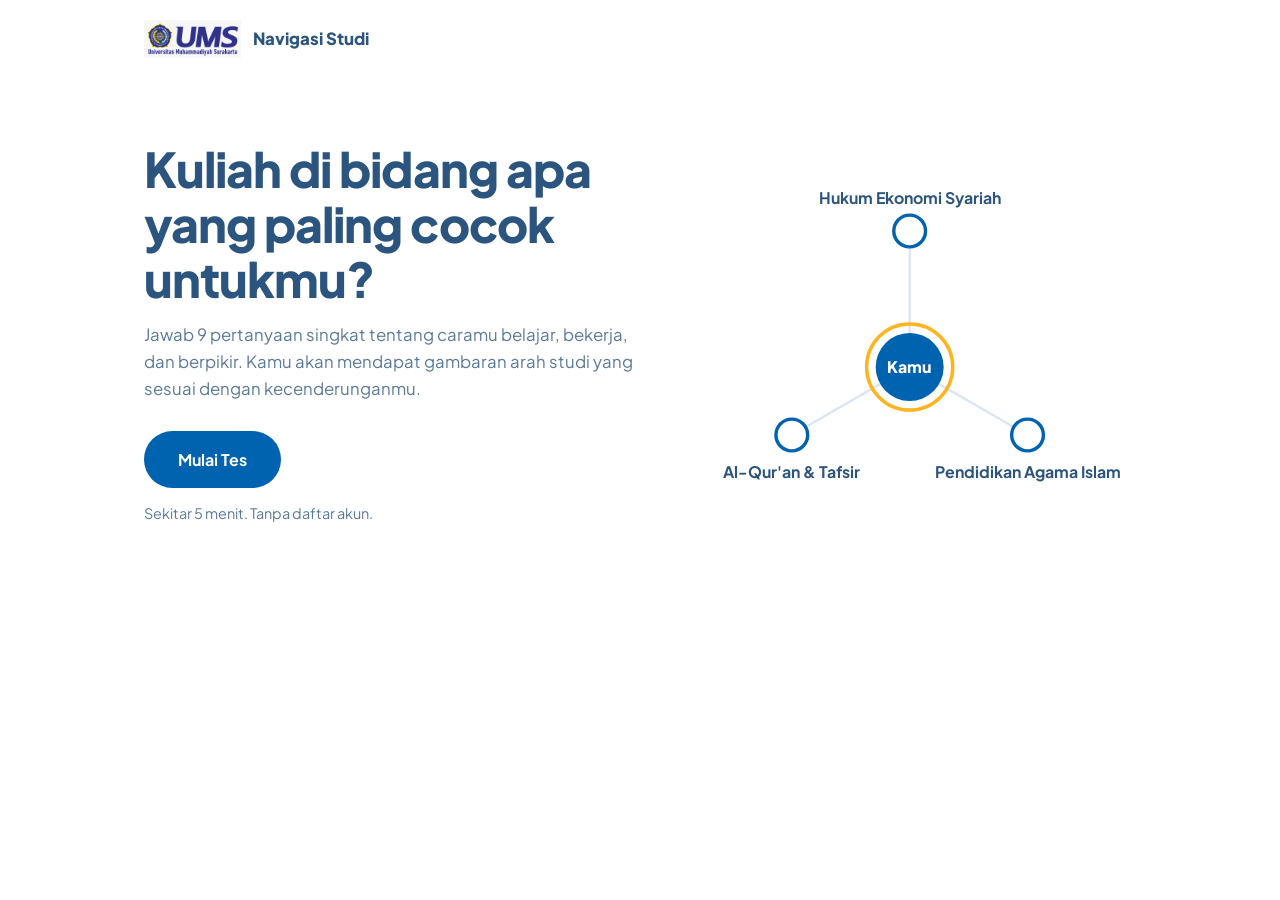
<file: index.html>
<!DOCTYPE html>
<html lang="id">
<head>
  <meta charset="UTF-8">
  <meta name="viewport" content="width=device-width, initial-scale=1">
  <title>Navigasi Studi - Temukan arah kuliahmu</title>
  <meta name="description" content="Tes singkat untuk siswa SMA yang membantu menemukan arah studi kuliah yang cocok.">
  <link rel="preconnect" href="https://fonts.googleapis.com">
  <link rel="preconnect" href="https://fonts.gstatic.com" crossorigin>
  <link href="https://fonts.googleapis.com/css2?family=Plus+Jakarta+Sans:wght@400;500;700;800&display=swap" rel="stylesheet">
  <link rel="stylesheet" href="css/style.css">
</head>
<body>
  <header class="site-header">
    <a class="brand" href="index.html">
      <img src="assets/image/logo.jpeg" alt="Logo NARASI" class="brand-logo">
      <span>Navigasi Studi</span>
    </a>
  </header>

  <main class="hero">
    <div class="hero-text">
      <h1>Kuliah di bidang apa yang paling cocok untukmu?</h1>
      <p class="lead">
        Jawab 9 pertanyaan singkat tentang caramu belajar, bekerja, dan berpikir.
        Kamu akan mendapat gambaran arah studi yang sesuai dengan kecenderunganmu.
      </p>
      <a class="btn btn-primary" href="test.html">Mulai Tes</a>
      <p class="note">Sekitar 5 menit. Tanpa daftar akun.</p>
    </div>

    <div class="hero-visual">
      <svg viewBox="0 0 400 300" role="img" aria-label="Diagram kompas dengan tiga arah studi: Hukum Ekonomi Syariah, Pendidikan Agama Islam, dan Ilmu Al-Qur&#39;an dan Tafsir">
        <g class="compass-lines">
          <line x1="200" y1="180" x2="200" y2="60"/>
          <line x1="200" y1="180" x2="304" y2="240"/>
          <line x1="200" y1="180" x2="96" y2="240"/>
        </g>
        <g class="compass-nodes">
          <circle cx="200" cy="60" r="14"/>
          <circle cx="304" cy="240" r="14"/>
          <circle cx="96" cy="240" r="14"/>
        </g>
        <g class="compass-labels">
          <text x="200" y="36" text-anchor="middle">Hukum Ekonomi Syariah</text>
          <text x="304" y="278" text-anchor="middle">Pendidikan Agama Islam</text>
          <text x="96" y="278" text-anchor="middle">Al-Qur&#39;an &amp; Tafsir</text>
        </g>
        <circle class="compass-ring" cx="200" cy="180" r="38"/>
        <circle class="compass-core" cx="200" cy="180" r="30"/>
        <text class="compass-you" x="200" y="185" text-anchor="middle">Kamu</text>
      </svg>
    </div>
  </main>
  <script src="js/sound-manager.js"></script>
  <script>
    // Memutar backsound saat halaman dibuka / saat interaksi pertama
    document.addEventListener("DOMContentLoaded", () => {
      SoundManager.playBGM();
    });
  </script>
</body>
</html>
</file>
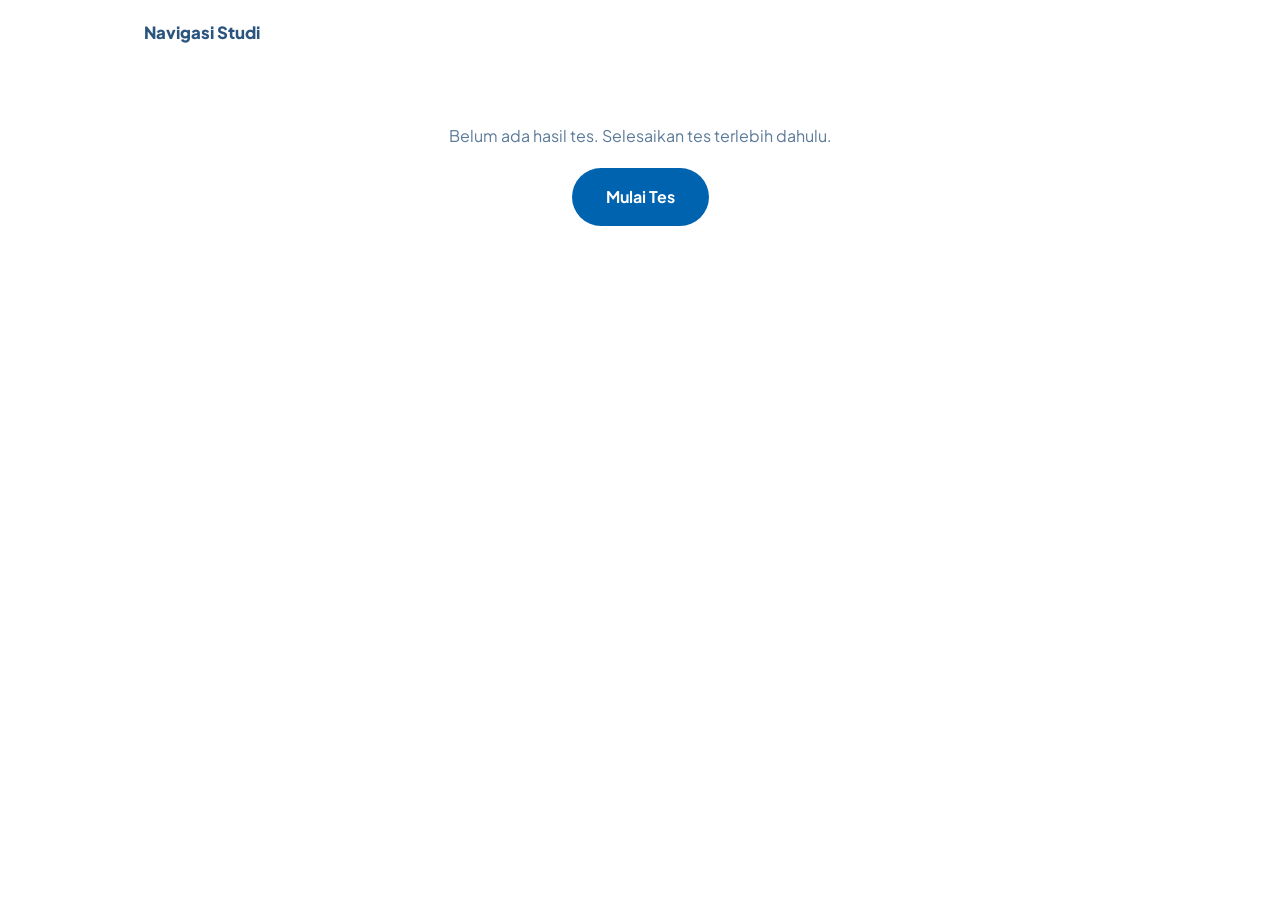
<file: result.html>
<!DOCTYPE html>
<html lang="id">
<head>
  <meta charset="UTF-8">
  <meta name="viewport" content="width=device-width, initial-scale=1">
  <title>Hasil - Navigasi Studi</title>
  <link rel="preconnect" href="https://fonts.googleapis.com">
  <link rel="preconnect" href="https://fonts.gstatic.com" crossorigin>
  <link href="https://fonts.googleapis.com/css2?family=Plus+Jakarta+Sans:wght@400;500;700;800&display=swap" rel="stylesheet">
  <link rel="stylesheet" href="css/style.css">
  <link rel="stylesheet" href="css/result.css">
</head>
<body>
  <header class="site-header">
    <a class="brand" href="index.html">Navigasi Studi</a>
  </header>

  <main class="result">
    <div id="status" class="status" role="status">
      <p id="status-text">Menghitung hasil...</p>
      <a id="start-link" class="btn btn-primary" href="test.html" hidden>Mulai Tes</a>
    </div>

    <div id="result" hidden>
      <section class="primary-card" aria-labelledby="primary-name">
        <p class="card-label">Arah studi utamamu</p>
        <div class="primary-main">
          <h1 id="primary-name" class="primary-name"></h1>
          <p id="primary-percent" class="primary-percent"></p>
        </div>
        <p id="primary-desc" class="primary-desc"></p>
        <div id="primary-majors-wrap">
          <p class="majors-title">Contoh jurusan</p>
          <ul id="primary-majors" class="pills"></ul>
        </div>
      </section>

      <section class="secondary-card" aria-labelledby="secondary-name">
        <p class="card-label">Arah studi kedua</p>
        <div class="secondary-main">
          <h2 id="secondary-name" class="secondary-name"></h2>
          <p id="secondary-percent" class="secondary-percent"></p>
        </div>
        <p id="secondary-desc" class="secondary-desc"></p>
      </section>

      <section class="panel" aria-labelledby="traits-title">
        <h2 id="traits-title">Profil trait</h2>
        <div class="traits-layout">
          <div id="radar" class="radar"></div>
          <ul id="trait-list" class="bars"></ul>
        </div>
      </section>

      <section class="panel" aria-labelledby="top-title">
        <h2 id="top-title">Trait terkuatmu</h2>
        <ul id="top-traits" class="top-traits"></ul>
      </section>

      <section class="panel" aria-labelledby="other-title">
        <h2 id="other-title">Skor kategori lainnya</h2>
        <ul id="other-categories" class="bars"></ul>
      </section>

      <div class="retake">
        <button id="retake-btn" class="btn btn-secondary" type="button">Ulangi Tes</button>
      </div>
    </div>
  </main>

  <script src="js/sound-manager.js"></script>
  <script src="js/data-loader.js"></script>
  <script src="js/scoring.js"></script>
  <script src="js/radar-chart.js"></script>
  <script src="js/result.js"></script>
</body>
</html>
</file>
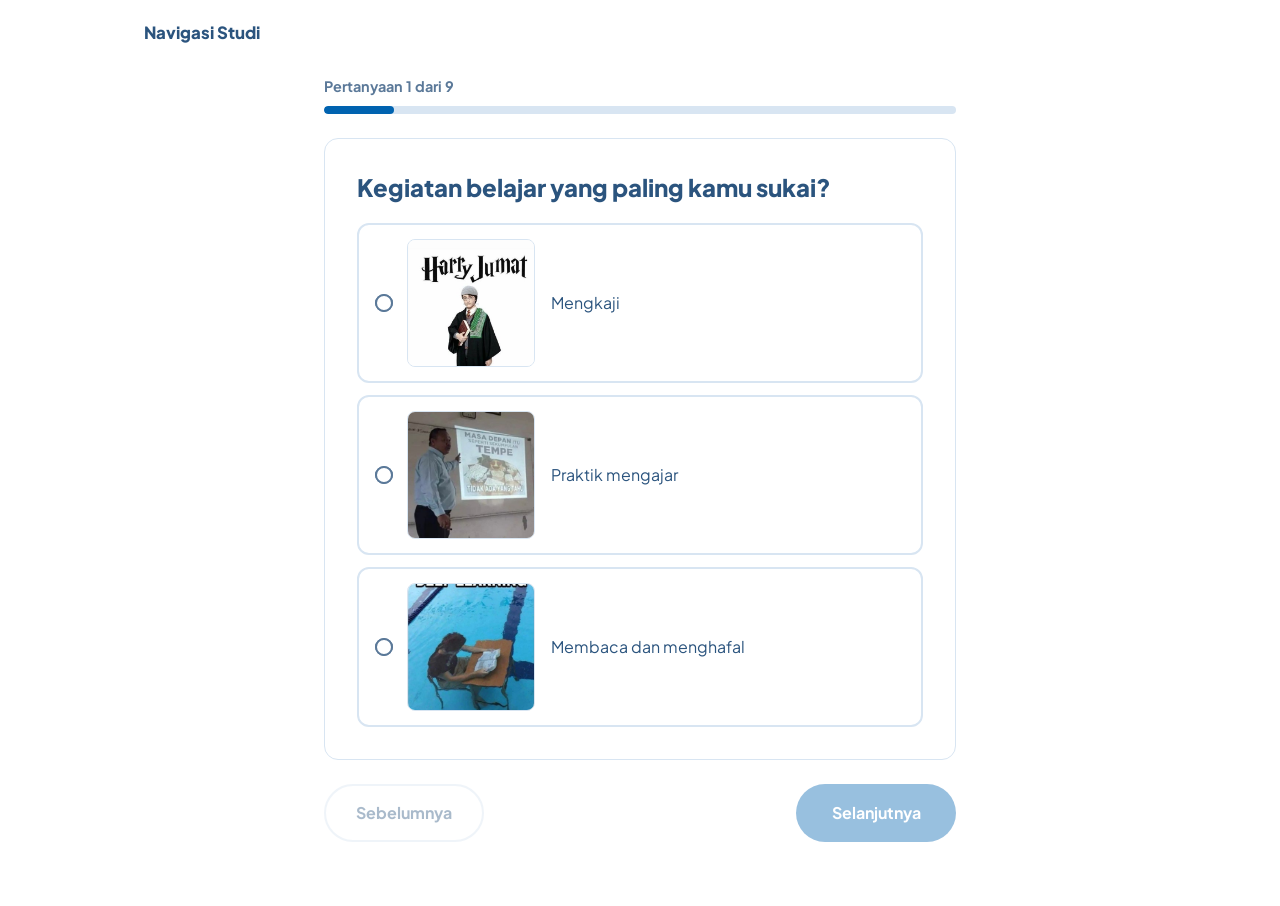
<file: test.html>
<!DOCTYPE html>
<html lang="id">
<head>
  <meta charset="UTF-8">
  <meta name="viewport" content="width=device-width, initial-scale=1">
  <title>Tes - Navigasi Studi</title>
  <link rel="preconnect" href="https://fonts.googleapis.com">
  <link rel="preconnect" href="https://fonts.gstatic.com" crossorigin>
  <link href="https://fonts.googleapis.com/css2?family=Plus+Jakarta+Sans:wght@400;500;700;800&display=swap" rel="stylesheet">
  <link rel="stylesheet" href="css/style.css">
  <link rel="stylesheet" href="css/test.css">
</head>
<body>
  <header class="site-header">
    <a class="brand" href="index.html">Navigasi Studi</a>
  </header>

  <main class="test">
    <p id="status" class="status" role="status">Memuat pertanyaan...</p>

    <section id="test-area" hidden>
      <div class="progress-info">
        <span id="counter"></span>
      </div>
      <div class="progress" role="progressbar" aria-label="Kemajuan tes" aria-valuemin="0" aria-valuemax="100">
        <div id="progress-bar" class="progress-bar"></div>
      </div>

      <form id="question-form" class="card" onsubmit="return false">
        <fieldset>
          <legend id="question-text" tabindex="-1"></legend>
          <div id="answers" class="answers"></div>
        </fieldset>
      </form>

      <div class="nav-buttons">
        <button id="prev-btn" class="btn btn-secondary" type="button">Sebelumnya</button>
        <button id="next-btn" class="btn btn-primary" type="button" disabled>Selanjutnya</button>
      </div>
    </section>
  </main>

  <script src="js/sound-manager.js"></script>
  <script src="js/data-loader.js"></script>
  <script src="js/test.js"></script>
</body>
</html>
</file>
<file: css/style.css>
/* ===== Design tokens (Palet Baru) ===== */
:root {
  --bg: #ffffff;             /* Background putih bersih */
  --surface: #ffffff;        /* Warna permukaan kartu */
  --ink: #2b547e;            /* Teks judul & teks utama */
  --ink-soft: #5b7999;       /* Teks deskripsi / sekunder */
  --line: #d8e5f2;           /* Garis pemisah & border */
  --teal: #0063b0;           /* Warna utama (Primary Blue) */
  --teal-dark: #1f63b0;      /* Warna hover tombol */
  --amber: #fdb41e;          /* Warna aksen kuning/emas */
  --light-blue: #a7cae5;     /* Biru muda lembut */
  --radius: 14px;
}

*, *::before, *::after { box-sizing: border-box; }

body {
  margin: 0;
  background: var(--bg);
  color: var(--ink);
  font-family: "Plus Jakarta Sans", system-ui, -apple-system, "Segoe UI", sans-serif;
  line-height: 1.6;
}

/* ===== Header ===== */
.site-header {
  max-width: 1040px;
  margin: 0 auto;
  padding: 20px 24px;
}

.brand {
  display: inline-flex;
  align-items: center;
  gap: 12px;
  font-weight: 800;
  font-size: 1.05rem;
  color: var(--ink);
  text-decoration: none;
}

.brand-logo {
  height: 38px;
  width: auto;
  object-fit: contain;
  display: block;
}

/* ===== Tombol (dipakai semua halaman) ===== */
.btn {
  display: inline-block;
  padding: 14px 32px;
  border: 2px solid transparent;
  border-radius: 999px;
  font: inherit;
  font-weight: 700;
  text-decoration: none;
  cursor: pointer;
  transition: background-color 0.15s, border-color 0.15s;
}

.btn-primary { background: var(--teal); color: #fff; }
.btn-primary:hover { background: var(--teal-dark); }

.btn-secondary { background: transparent; color: var(--ink); border-color: var(--line); }
.btn-secondary:hover { border-color: var(--ink-soft); }

.btn:disabled { opacity: 0.4; cursor: not-allowed; }

a:focus-visible, button:focus-visible {
  outline: 3px solid var(--amber);
  outline-offset: 3px;
}

/* ===== Landing page ===== */
.hero {
  max-width: 1040px;
  margin: 0 auto;
  padding: 24px 24px 64px;
  display: grid;
  gap: 40px;
  align-items: center;
}

.hero-text h1 {
  margin: 0 0 16px;
  font-size: clamp(1.9rem, 6vw, 3rem);
  line-height: 1.15;
  font-weight: 800;
  letter-spacing: -0.02em;
}

.lead {
  margin: 0 0 28px;
  max-width: 46ch;
  color: var(--ink-soft);
  font-size: 1.05rem;
}

.note {
  margin: 14px 0 0;
  font-size: 0.9rem;
  color: var(--ink-soft);
}

.hero-visual svg {
  display: block;
  width: 100%;
  max-width: 460px;
  margin: 0 auto;
}

/* Diagram kompas */
.compass-lines line { stroke: var(--line); stroke-width: 2; }
.compass-nodes circle { fill: var(--surface); stroke: var(--teal); stroke-width: 3; }
.compass-labels text { fill: var(--ink); font-size: 14px; font-weight: 700; }
.compass-ring { fill: none; stroke: var(--amber); stroke-width: 3; }
.compass-core { fill: var(--teal); }
.compass-you { fill: #fff; font-size: 14px; font-weight: 800; }

@media (min-width: 820px) {
  .hero {
    grid-template-columns: 1.1fr 1fr;
    padding-top: 56px;
  }
}
</file>
<file: css/result.css>
.result {
  max-width: 760px;
  margin: 0 auto;
  padding: 8px 24px 64px;
}

.status { text-align: center; padding: 48px 0; color: var(--ink-soft); }
.status p { margin: 0 0 20px; }
[hidden] { display: none !important; }

#result { display: grid; gap: 20px; }

.card-label { margin: 0 0 12px; font-size: 0.9rem; font-weight: 700; }

/* ===== Kategori utama: elemen paling menonjol ===== */
.primary-card {
  padding: 32px 24px;
  background: var(--teal);
  color: #fff;
  border-radius: 20px;
}

.primary-card .card-label { opacity: 0.85; }

.primary-main {
  display: flex;
  flex-wrap: wrap;
  align-items: baseline;
  gap: 8px 24px;
}

.primary-name {
  margin: 0;
  font-size: clamp(2.1rem, 9vw, 3.4rem);
  line-height: 1.1;
  font-weight: 800;
  letter-spacing: -0.02em;
}

.primary-percent {
  margin: 0;
  font-size: clamp(2.1rem, 9vw, 3.4rem);
  line-height: 1.1;
  font-weight: 800;
  color: var(--amber);
}

.primary-desc { margin: 16px 0 0; max-width: 48ch; font-size: 1.05rem; }

.majors-title { margin: 24px 0 8px; font-size: 0.9rem; font-weight: 700; opacity: 0.85; }

.pills { list-style: none; margin: 0; padding: 0; display: flex; flex-wrap: wrap; gap: 8px; }
.pills li {
  padding: 6px 14px;
  border-radius: 999px;
  background: rgba(255, 255, 255, 0.16);
  font-size: 0.9rem;
  font-weight: 500;
}

/* ===== Kategori kedua ===== */
.secondary-card {
  padding: 20px 24px;
  background: var(--surface);
  border: 1px solid var(--line);
  border-left: 6px solid var(--amber);
  border-radius: var(--radius);
}

.secondary-card .card-label { color: var(--ink-soft); margin-bottom: 4px; }

.secondary-main { display: flex; flex-wrap: wrap; align-items: baseline; gap: 4px 16px; }
.secondary-name { margin: 0; font-size: 1.5rem; font-weight: 800; }
.secondary-percent { margin: 0; font-size: 1.5rem; font-weight: 800; color: var(--teal); }
.secondary-desc { margin: 8px 0 0; color: var(--ink-soft); }

/* ===== Panel umum ===== */
.panel {
  padding: 24px;
  background: var(--surface);
  border: 1px solid var(--line);
  border-radius: var(--radius);
}

.panel h2 { margin: 0 0 16px; font-size: 1.2rem; font-weight: 800; }

.traits-layout { display: grid; gap: 24px; align-items: center; }

/* ===== Radar chart ===== */
.radar svg { display: block; width: 100%; max-width: 440px; margin: 0 auto; }
.radar-ring { fill: none; stroke: var(--line); stroke-width: 1; }
.radar-axis { stroke: var(--line); stroke-width: 1; }
.radar-area { 
  fill: rgba(0, 99, 176, 0.18); 
  stroke: var(--teal); 
  stroke-width: 2.5; 
  stroke-linejoin: round; 
}
.radar-dot { fill: var(--teal); stroke: #fff; stroke-width: 2; }
.radar-label { fill: var(--ink); font-size: 13px; }
.radar-name { font-weight: 700; }
.radar-value { fill: var(--ink-soft); font-weight: 500; }

/* ===== Batang persentase ===== */
.bars { list-style: none; margin: 0; padding: 0; display: grid; gap: 14px; }
.bar-head { display: flex; justify-content: space-between; margin-bottom: 6px; font-weight: 500; }
.bar-value { font-weight: 800; }
.bar-track { height: 8px; background: var(--line); border-radius: 999px; overflow: hidden; }
.bar-fill { height: 100%; background: var(--teal); border-radius: 999px; }

/* ===== Trait terkuat ===== */
.top-traits { list-style: none; margin: 0; padding: 0; display: grid; gap: 16px; }
.top-trait-title { margin: 0; font-weight: 800; }
.top-trait-desc { margin: 2px 0 0; color: var(--ink-soft); }

.retake { text-align: center; padding-top: 12px; }

@media (min-width: 720px) {
  .primary-card { padding: 40px; }
  .secondary-card, .panel { padding: 28px; }
  .traits-layout { grid-template-columns: 1.4fr 1fr; }
  .top-traits { grid-template-columns: repeat(3, 1fr); }
}
</file>
<file: css/test.css>
.test {
  max-width: 680px;
  margin: 0 auto;
  padding: 8px 24px 64px;
}

.status {
  color: var(--ink-soft);
  text-align: center;
  padding: 48px 0;
}

/* Progress */
.progress-info {
  margin-bottom: 8px;
  font-size: 0.9rem;
  font-weight: 700;
  color: var(--ink-soft);
}

.progress {
  height: 8px;
  background: var(--line);
  border-radius: 999px;
  overflow: hidden;
}

.progress-bar {
  height: 100%;
  width: 0;
  background: var(--teal);
  border-radius: 999px;
  transition: width 0.25s ease;
}

/* Kartu pertanyaan */
.card {
  margin-top: 24px;
  padding: 24px;
  background: var(--surface);
  border: 1px solid var(--line);
  border-radius: var(--radius);
}

fieldset {
  margin: 0;
  padding: 0;
  border: 0;
  min-width: 0;
}

legend {
  padding: 0;
  margin-bottom: 20px;
  font-size: clamp(1.2rem, 4.5vw, 1.5rem);
  font-weight: 800;
  line-height: 1.35;
}

legend:focus { outline: none; }

/* Pilihan jawaban */
.answers {
  display: grid;
  gap: 12px;
}

.option {
  display: block;
  cursor: pointer;
}

/* Radio asli disembunyikan secara visual, tetap bisa difokus keyboard */
.option input {
  position: absolute;
  opacity: 0;
  width: 1px;
  height: 1px;
}

.option-box {
  display: flex;
  align-items: center;
  gap: 16px;
  position: relative;
  padding: 14px 16px 14px 48px;
  border: 2px solid var(--line);
  border-radius: 12px;
  background: var(--surface);
  transition: border-color 0.15s, background-color 0.15s;
}

/* Lingkaran radio buatan */
.option-box::before {
  content: "";
  position: absolute;
  left: 16px;
  top: 50%;
  width: 18px;
  height: 18px;
  margin-top: -9px;
  border: 2px solid var(--ink-soft);
  border-radius: 50%;
  background: var(--surface);
  flex-shrink: 0;
}

/* Gambar pada pilihan jawaban */
.option-img {
  width: 128px;
  height: 128px;
  object-fit: cover;
  border-radius: 8px;
  flex-shrink: 0;
  border: 1px solid var(--line);
}

.option-text {
  font-size: 1rem;
  line-height: 1.4;
  color: var(--ink);
}

.option:hover .option-box {
  border-color: var(--ink-soft);
}

.option input:checked + .option-box {
  border-color: var(--teal);
  background: #edf5fb;
  font-weight: 700;
}

.option input:checked + .option-box::before {
  border-color: var(--teal);
  background: radial-gradient(circle, var(--teal) 45%, var(--surface) 50%);
}

.option input:focus-visible + .option-box {
  outline: 3px solid var(--amber);
  outline-offset: 2px;
}

/* Lingkaran radio buatan */
.option-text::before {
  content: "";
  position: absolute;
  left: 16px;
  top: 50%;
  width: 18px;
  height: 18px;
  margin-top: -9px;
  border: 2px solid var(--ink-soft);
  border-radius: 50%;
  background: var(--surface);
}

.option:hover .option-text { border-color: var(--ink-soft); }

.option input:checked + .option-text {
  border-color: var(--teal);
  background: #e6f3f4;
  font-weight: 700;
}

.option input:checked + .option-text::before {
  border-color: var(--teal);
  background: radial-gradient(circle, var(--teal) 45%, var(--surface) 50%);
}

.option input:focus-visible + .option-text {
  outline: 3px solid var(--amber);
  outline-offset: 2px;
}

/* Tombol navigasi */
.nav-buttons {
  display: flex;
  justify-content: space-between;
  gap: 12px;
  margin-top: 24px;
}

.nav-buttons .btn { flex: 1; padding-left: 16px; padding-right: 16px; }

@media (min-width: 600px) {
  .nav-buttons .btn { flex: 0 0 auto; min-width: 160px; }
  .card { padding: 32px; }
}
</file>
